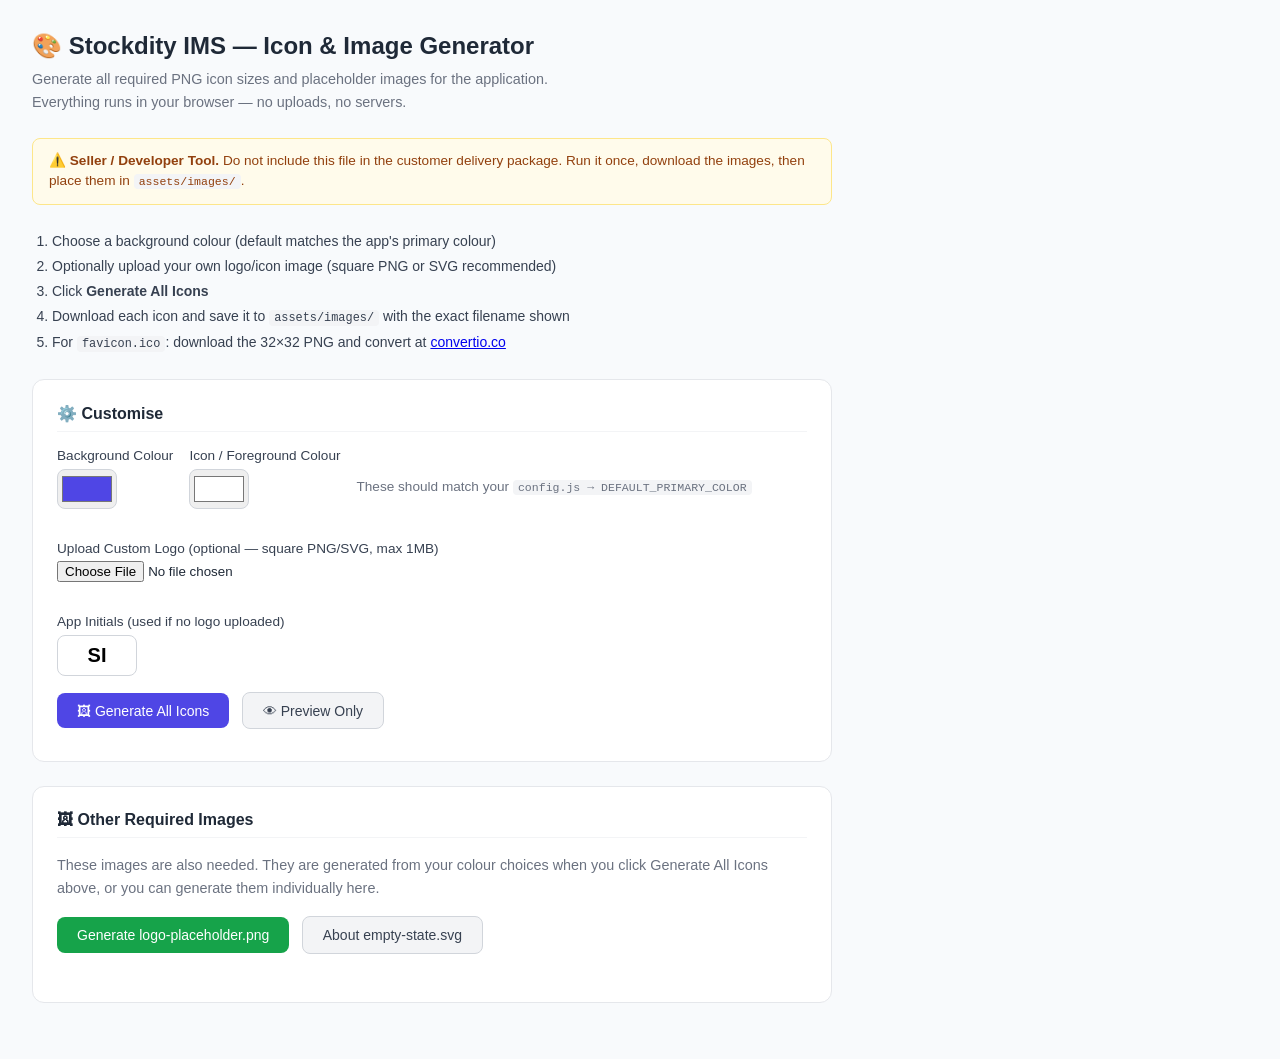
<file: generate-icons.html>
<!DOCTYPE html>
<html lang="en">
<head>
  <meta charset="UTF-8" />
  <meta name="viewport" content="width=device-width, initial-scale=1.0" />
  <title>Stockdity IMS — Icon Generator</title>
  <style>
    *, *::before, *::after { box-sizing: border-box; margin: 0; padding: 0; }

    body {
      font-family: -apple-system, BlinkMacSystemFont, 'Segoe UI', sans-serif;
      background: #F8FAFC;
      color: #1F2937;
      padding: 2rem;
    }

    h1 { font-size: 1.5rem; font-weight: 700; margin-bottom: 0.5rem; }
    p  { color: #6B7280; font-size: 0.9rem; margin-bottom: 1.5rem; line-height: 1.6; }

    .card {
      background: #fff;
      border: 1px solid #E5E7EB;
      border-radius: 12px;
      padding: 1.5rem;
      margin-bottom: 1.5rem;
      max-width: 800px;
    }

    .card h2 {
      font-size: 1rem;
      font-weight: 600;
      margin-bottom: 1rem;
      padding-bottom: 0.5rem;
      border-bottom: 1px solid #F3F4F6;
    }

    label {
      display: block;
      font-size: 0.85rem;
      font-weight: 500;
      margin-bottom: 0.35rem;
      color: #374151;
    }

    input[type="file"],
    input[type="color"] {
      margin-bottom: 1rem;
    }

    input[type="color"] {
      width: 60px;
      height: 40px;
      border: 1.5px solid #D1D5DB;
      border-radius: 8px;
      padding: 2px;
      cursor: pointer;
    }

    .color-row {
      display: flex;
      align-items: center;
      gap: 1rem;
      margin-bottom: 1rem;
    }

    .color-row span { font-size: 0.85rem; color: #6B7280; }

    button {
      display: inline-flex;
      align-items: center;
      gap: 0.4rem;
      padding: 0.6rem 1.25rem;
      border: none;
      border-radius: 8px;
      font-size: 0.875rem;
      font-weight: 500;
      font-family: inherit;
      cursor: pointer;
      transition: all 0.15s ease;
      margin-right: 0.5rem;
      margin-bottom: 0.5rem;
    }

    .btn-primary  { background: #4F46E5; color: #fff; }
    .btn-primary:hover { background: #4338CA; }
    .btn-success  { background: #16A34A; color: #fff; }
    .btn-success:hover { background: #15803D; }
    .btn-secondary{ background: #F3F4F6; color: #374151; border: 1px solid #D1D5DB; }
    .btn-secondary:hover { background: #E5E7EB; }

    .preview-grid {
      display: flex;
      gap: 1rem;
      flex-wrap: wrap;
      align-items: flex-end;
      margin: 1rem 0;
    }

    .preview-item {
      display: flex;
      flex-direction: column;
      align-items: center;
      gap: 0.35rem;
    }

    .preview-item canvas {
      border: 1px solid #E5E7EB;
      border-radius: 4px;
    }

    .preview-item span {
      font-size: 0.7rem;
      color: #9CA3AF;
    }

    .download-grid {
      display: grid;
      grid-template-columns: repeat(auto-fill, minmax(160px, 1fr));
      gap: 0.75rem;
      margin-top: 1rem;
    }

    .download-btn {
      display: flex;
      flex-direction: column;
      align-items: center;
      gap: 0.4rem;
      padding: 0.75rem;
      background: #F9FAFB;
      border: 1px solid #E5E7EB;
      border-radius: 8px;
      cursor: pointer;
      transition: all 0.15s ease;
      text-decoration: none;
      color: #374151;
      font-size: 0.8rem;
      font-weight: 500;
    }

    .download-btn:hover {
      background: #EEF2FF;
      border-color: #C7D2FE;
      color: #4F46E5;
    }

    .download-btn canvas { border-radius: 4px; }

    .status {
      padding: 0.75rem 1rem;
      border-radius: 8px;
      font-size: 0.875rem;
      margin-top: 1rem;
      display: none;
    }

    .status.success { background: #F0FDF4; border: 1px solid #BBF7D0; color: #166534; display: block; }
    .status.error   { background: #FEF2F2; border: 1px solid #FECACA; color: #991B1B; display: block; }
    .status.info    { background: #EFF6FF; border: 1px solid #BFDBFE; color: #1E40AF; display: block; }

    .alert {
      background: #FFFBEB;
      border: 1px solid #FDE68A;
      color: #92400E;
      border-radius: 8px;
      padding: 0.75rem 1rem;
      font-size: 0.85rem;
      margin-bottom: 1.5rem;
      max-width: 800px;
      line-height: 1.5;
    }

    code {
      background: #F3F4F6;
      padding: 1px 5px;
      border-radius: 4px;
      font-size: 0.85em;
      font-family: 'Courier New', monospace;
    }

    .instructions {
      max-width: 800px;
      margin-bottom: 1.5rem;
    }

    .instructions ol {
      padding-left: 1.25rem;
      font-size: 0.875rem;
      color: #374151;
      line-height: 1.8;
    }
  </style>
</head>
<body>

  <h1>🎨 Stockdity IMS — Icon & Image Generator</h1>
  <p>Generate all required PNG icon sizes and placeholder images for the application.<br>
     Everything runs in your browser — no uploads, no servers.</p>

  <div class="alert">
    ⚠️ <strong>Seller / Developer Tool.</strong>
    Do not include this file in the customer delivery package.
    Run it once, download the images, then place them in <code>assets/images/</code>.
  </div>

  <div class="instructions">
    <ol>
      <li>Choose a background colour (default matches the app's primary colour)</li>
      <li>Optionally upload your own logo/icon image (square PNG or SVG recommended)</li>
      <li>Click <strong>Generate All Icons</strong></li>
      <li>Download each icon and save it to <code>assets/images/</code> with the exact filename shown</li>
      <li>For <code>favicon.ico</code>: download the 32×32 PNG and convert at
        <a href="https://convertio.co/png-ico/" target="_blank">convertio.co</a></li>
    </ol>
  </div>

  <!-- ── Customisation ──────────────────────────────────────────────── -->
  <div class="card">
    <h2>⚙️ Customise</h2>

    <div class="color-row">
      <div>
        <label for="bg-color">Background Colour</label>
        <input type="color" id="bg-color" value="#4F46E5" />
      </div>
      <div>
        <label for="fg-color">Icon / Foreground Colour</label>
        <input type="color" id="fg-color" value="#FFFFFF" />
      </div>
      <span>These should match your <code>config.js → DEFAULT_PRIMARY_COLOR</code></span>
    </div>

    <div style="margin-bottom:1rem;">
      <label for="logo-upload">Upload Custom Logo (optional — square PNG/SVG, max 1MB)</label>
      <input type="file" id="logo-upload" accept="image/png,image/jpeg,image/svg+xml,image/webp" />
    </div>

    <div style="margin-bottom:1rem;">
      <label for="app-initials">App Initials (used if no logo uploaded)</label>
      <input
        type="text"
        id="app-initials"
        value="SI"
        maxlength="3"
        style="
          width:80px;padding:0.5rem 0.75rem;
          border:1.5px solid #D1D5DB;border-radius:8px;
          font-size:1.25rem;font-weight:700;text-align:center;
          font-family:inherit;
        "
      />
    </div>

    <button class="btn-primary" id="generate-btn">🖼 Generate All Icons</button>
    <button class="btn-secondary" id="preview-btn">👁 Preview Only</button>

    <div id="status-msg" class="status"></div>
  </div>

  <!-- ── Preview ────────────────────────────────────────────────────── -->
  <div class="card" id="preview-card" style="display:none;">
    <h2>👁 Icon Previews</h2>
    <div class="preview-grid" id="preview-grid"></div>
  </div>

  <!-- ── Downloads ──────────────────────────────────────────────────── -->
  <div class="card" id="downloads-card" style="display:none;">
    <h2>⬇️ Download Icons</h2>
    <p style="margin-bottom:1rem;">
      Click each icon to download it. Save to <code>assets/images/</code>
      with the exact filename shown below.
    </p>
    <div class="download-grid" id="download-grid"></div>
  </div>

  <!-- ── Placeholder images ─────────────────────────────────────────── -->
  <div class="card">
    <h2>🖼 Other Required Images</h2>

    <p style="margin-bottom:1rem;">
      These images are also needed. They are generated from your colour choices
      when you click Generate All Icons above, or you can generate them individually here.
    </p>

    <button class="btn-success" id="gen-logo-placeholder-btn">
      Generate logo-placeholder.png
    </button>
    <button class="btn-secondary" id="gen-empty-state-note-btn">
      About empty-state.svg
    </button>

    <div id="placeholder-output" style="margin-top:1rem;"></div>
  </div>

<script>
'use strict';

const ICON_SIZES = [72, 96, 128, 144, 152, 192, 384, 512];
let uploadedImage = null;

// ── Load uploaded image ──────────────────────────────────────────────────
document.getElementById('logo-upload').addEventListener('change', (e) => {
  const file = e.target.files[0];
  if (!file) return;

  if (file.size > 1048576) {
    showStatus('File too large. Maximum 1MB.', 'error');
    return;
  }

  const reader = new FileReader();
  reader.onload = (ev) => {
    const img = new Image();
    img.onload = () => {
      uploadedImage = img;
      showStatus('Logo loaded. Click Generate to create icons.', 'success');
    };
    img.src = ev.target.result;
  };
  reader.readAsDataURL(file);
});

// ── Draw icon on canvas ──────────────────────────────────────────────────
function drawIcon(canvas, size) {
  const ctx     = canvas.getContext('2d');
  const bgColor = document.getElementById('bg-color').value;
  const fgColor = document.getElementById('fg-color').value;
  const radius  = size * 0.18;

  canvas.width  = size;
  canvas.height = size;

  // Rounded rectangle background
  ctx.beginPath();
  ctx.moveTo(radius, 0);
  ctx.lineTo(size - radius, 0);
  ctx.quadraticCurveTo(size, 0, size, radius);
  ctx.lineTo(size, size - radius);
  ctx.quadraticCurveTo(size, size, size - radius, size);
  ctx.lineTo(radius, size);
  ctx.quadraticCurveTo(0, size, 0, size - radius);
  ctx.lineTo(0, radius);
  ctx.quadraticCurveTo(0, 0, radius, 0);
  ctx.closePath();
  ctx.fillStyle = bgColor;
  ctx.fill();

  if (uploadedImage) {
    // Draw uploaded logo centered with padding
    const pad  = size * 0.15;
    const dim  = size - pad * 2;
    ctx.drawImage(uploadedImage, pad, pad, dim, dim);
  } else {
    // Draw initials or built-in icon
    const initials = (document.getElementById('app-initials').value || 'SI').toUpperCase().slice(0, 3);
    const fontSize = size * 0.35;

    ctx.fillStyle   = fgColor;
    ctx.font        = `700 ${fontSize}px -apple-system, BlinkMacSystemFont, sans-serif`;
    ctx.textAlign   = 'center';
    ctx.textBaseline= 'middle';
    ctx.fillText(initials, size / 2, size / 2);

    // Decorative dot
    ctx.beginPath();
    ctx.arc(size * 0.78, size * 0.22, size * 0.07, 0, Math.PI * 2);
    ctx.fillStyle = fgColor;
    ctx.globalAlpha = 0.4;
    ctx.fill();
    ctx.globalAlpha = 1;
  }
}

// ── Preview only ─────────────────────────────────────────────────────────
document.getElementById('preview-btn').addEventListener('click', () => {
  renderPreviews(false);
});

// ── Generate all icons ────────────────────────────────────────────────────
document.getElementById('generate-btn').addEventListener('click', () => {
  renderPreviews(true);
  showStatus('All icons generated. Click each to download.', 'success');
});

function renderPreviews(showDownloads) {
  const previewGrid   = document.getElementById('preview-grid');
  const downloadGrid  = document.getElementById('download-grid');
  const previewCard   = document.getElementById('preview-card');
  const downloadsCard = document.getElementById('downloads-card');

  previewGrid.innerHTML  = '';
  downloadGrid.innerHTML = '';

  // Small previews
  const previewSizes = [72, 128, 192, 512];
  previewSizes.forEach(size => {
    const canvas = document.createElement('canvas');
    const displaySize = Math.min(size, 96);
    drawIcon(canvas, size);

    // Scale for display
    const displayCanvas  = document.createElement('canvas');
    displayCanvas.width  = displaySize;
    displayCanvas.height = displaySize;
    const dCtx = displayCanvas.getContext('2d');
    dCtx.drawImage(canvas, 0, 0, displaySize, displaySize);

    const wrap = document.createElement('div');
    wrap.className = 'preview-item';
    const label = document.createElement('span');
    label.textContent = `${size}×${size}`;
    wrap.appendChild(displayCanvas);
    wrap.appendChild(label);
    previewGrid.appendChild(wrap);
  });

  previewCard.style.display = 'block';

  if (!showDownloads) return;

  // Full download buttons
  const allFiles = [
    ...ICON_SIZES.map(s => ({ size: s, filename: `icon-${s}.png` })),
    { size: 32,  filename: 'favicon-32.png',        note: '→ convert to favicon.ico' },
    { size: 180, filename: 'apple-touch-icon.png',   note: 'Apple devices' },
    { size: 200, filename: 'logo-placeholder.png',   note: 'App logo placeholder' }
  ];

  allFiles.forEach(({ size, filename, note }) => {
    const canvas = document.createElement('canvas');
    drawIcon(canvas, size);

    const link = document.createElement('a');
    link.className = 'download-btn';

    // Thumbnail
    const thumb = document.createElement('canvas');
    const thumbSize = Math.min(size, 64);
    thumb.width  = thumbSize;
    thumb.height = thumbSize;
    const tCtx = thumb.getContext('2d');
    tCtx.drawImage(canvas, 0, 0, thumbSize, thumbSize);
    link.appendChild(thumb);

    const nameEl = document.createElement('span');
    nameEl.textContent = filename;
    link.appendChild(nameEl);

    if (note) {
      const noteEl = document.createElement('span');
      noteEl.textContent = note;
      noteEl.style.cssText = 'font-size:0.7rem;color:#9CA3AF;text-align:center;';
      link.appendChild(noteEl);
    }

    link.href     = canvas.toDataURL('image/png');
    link.download = filename;
    downloadGrid.appendChild(link);
  });

  downloadsCard.style.display = 'block';
}

// ── Logo placeholder generator ─────────────────────────────────────────────
document.getElementById('gen-logo-placeholder-btn').addEventListener('click', () => {
  const canvas = document.createElement('canvas');
  drawIcon(canvas, 200);

  const link    = document.createElement('a');
  link.href     = canvas.toDataURL('image/png');
  link.download = 'logo-placeholder.png';

  const output = document.getElementById('placeholder-output');
  output.innerHTML = '';

  const preview = document.createElement('div');
  preview.style.cssText = 'display:flex;align-items:center;gap:1rem;flex-wrap:wrap;';

  const displayCanvas  = document.createElement('canvas');
  displayCanvas.width  = 100;
  displayCanvas.height = 100;
  displayCanvas.style.cssText = 'border:1px solid #E5E7EB;border-radius:8px;';
  const dCtx = displayCanvas.getContext('2d');
  dCtx.drawImage(canvas, 0, 0, 100, 100);
  preview.appendChild(displayCanvas);

  const info = document.createElement('div');
  info.innerHTML = `
    <p style="font-size:0.875rem;font-weight:600;margin-bottom:0.25rem;">logo-placeholder.png</p>
    <p style="font-size:0.8rem;color:#6B7280;margin-bottom:0.75rem;">200×200 pixels</p>
    <a href="${canvas.toDataURL('image/png')}" download="logo-placeholder.png"
       style="background:#16A34A;color:#fff;padding:0.5rem 1rem;border-radius:8px;
              font-size:0.85rem;font-weight:500;text-decoration:none;">
      ⬇ Download
    </a>
  `;
  preview.appendChild(info);
  output.appendChild(preview);
});

// ── Empty state info ───────────────────────────────────────────────────────
document.getElementById('gen-empty-state-note-btn').addEventListener('click', () => {
  const output = document.getElementById('placeholder-output');
  output.innerHTML = `
    <div style="background:#EFF6FF;border:1px solid #BFDBFE;border-radius:8px;
                padding:0.75rem 1rem;font-size:0.875rem;color:#1E40AF;margin-top:0.5rem;">
      ℹ️ <strong>empty-state.svg</strong> is already provided as a text file in the codebase
      (delivered earlier in the project). Place it at
      <code style="background:#DBEAFE;padding:1px 5px;border-radius:4px;">
        assets/images/empty-state.svg
      </code>.
      It is a pure SVG illustration that requires no conversion.
    </div>
  `;
});

// ── Status helper ─────────────────────────────────────────────────────────
function showStatus(msg, type) {
  const el = document.getElementById('status-msg');
  el.textContent = msg;
  el.className = `status ${type}`;
}

// ── Auto-update previews on colour change ─────────────────────────────────
['bg-color', 'fg-color'].forEach(id => {
  document.getElementById(id).addEventListener('change', () => {
    if (document.getElementById('preview-card').style.display !== 'none') {
      renderPreviews(
        document.getElementById('downloads-card').style.display !== 'none'
      );
    }
  });
});
</script>

</body>
</html>
</file>
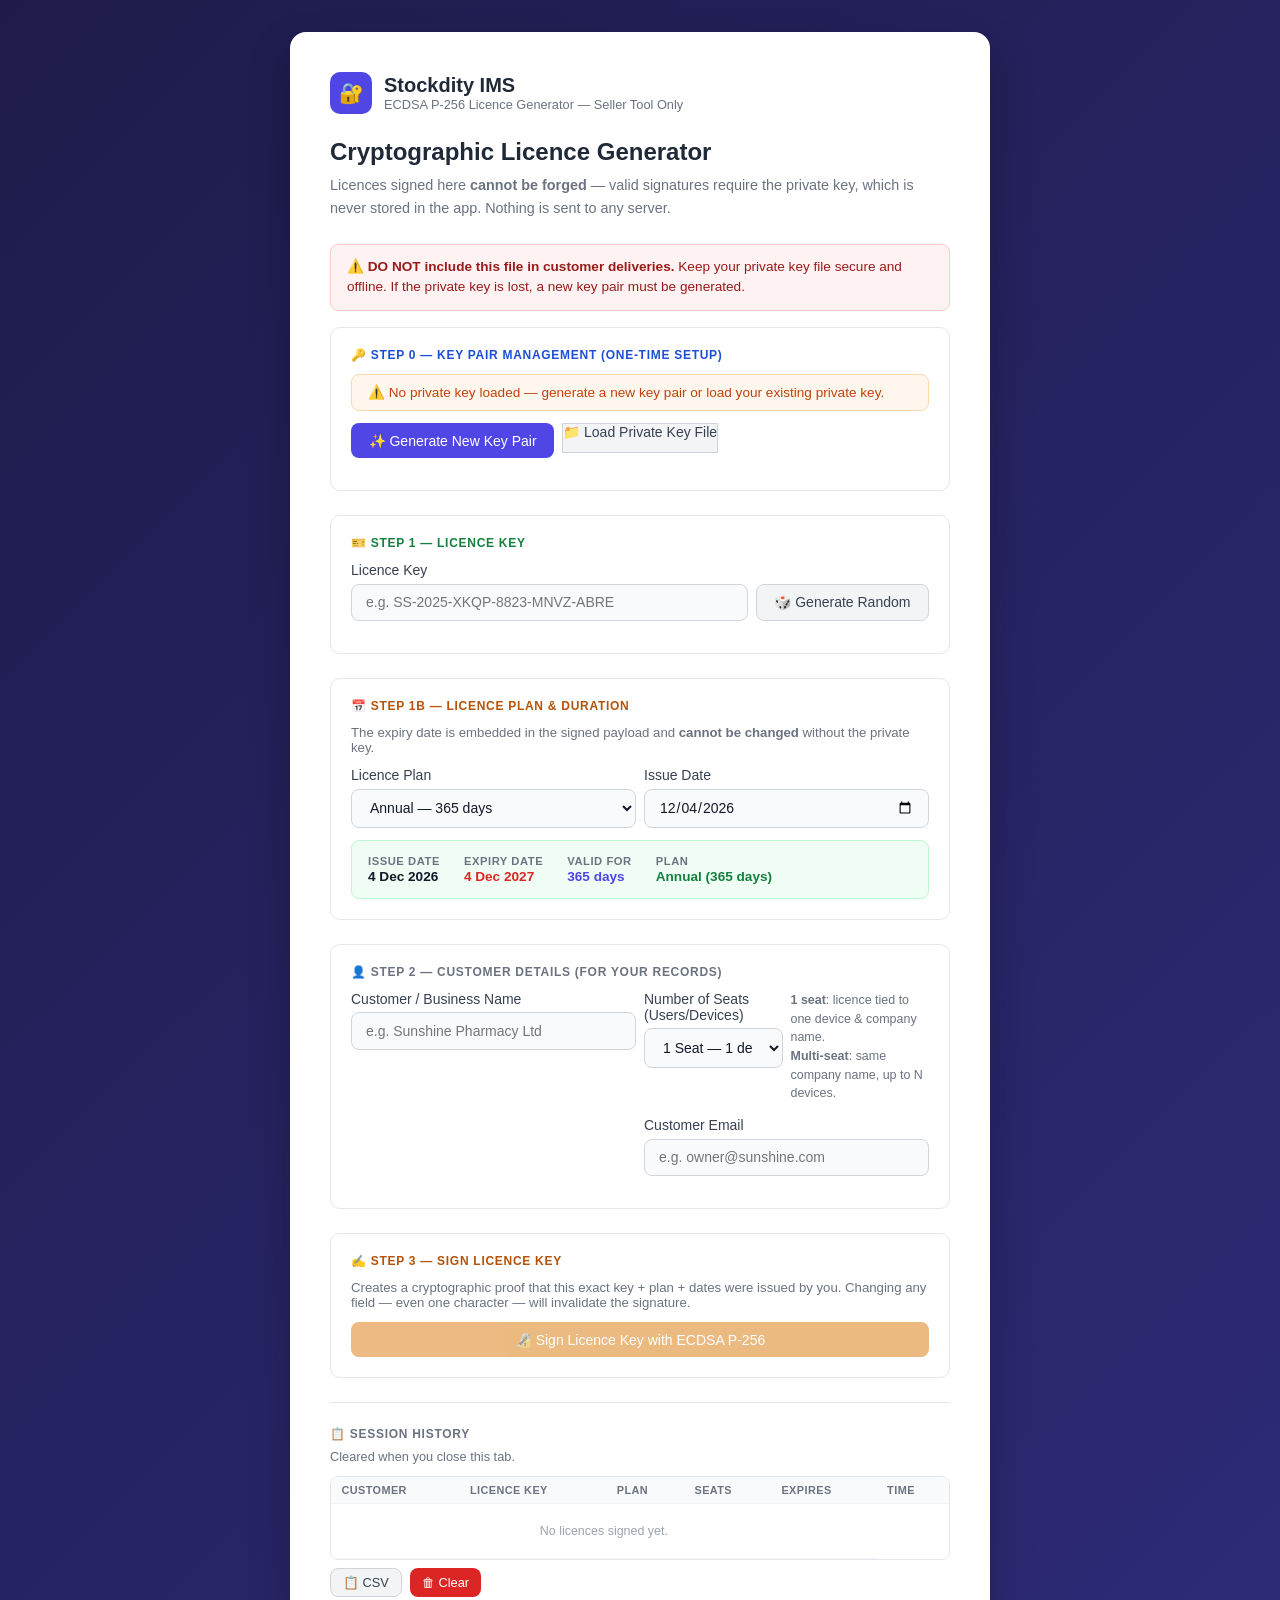
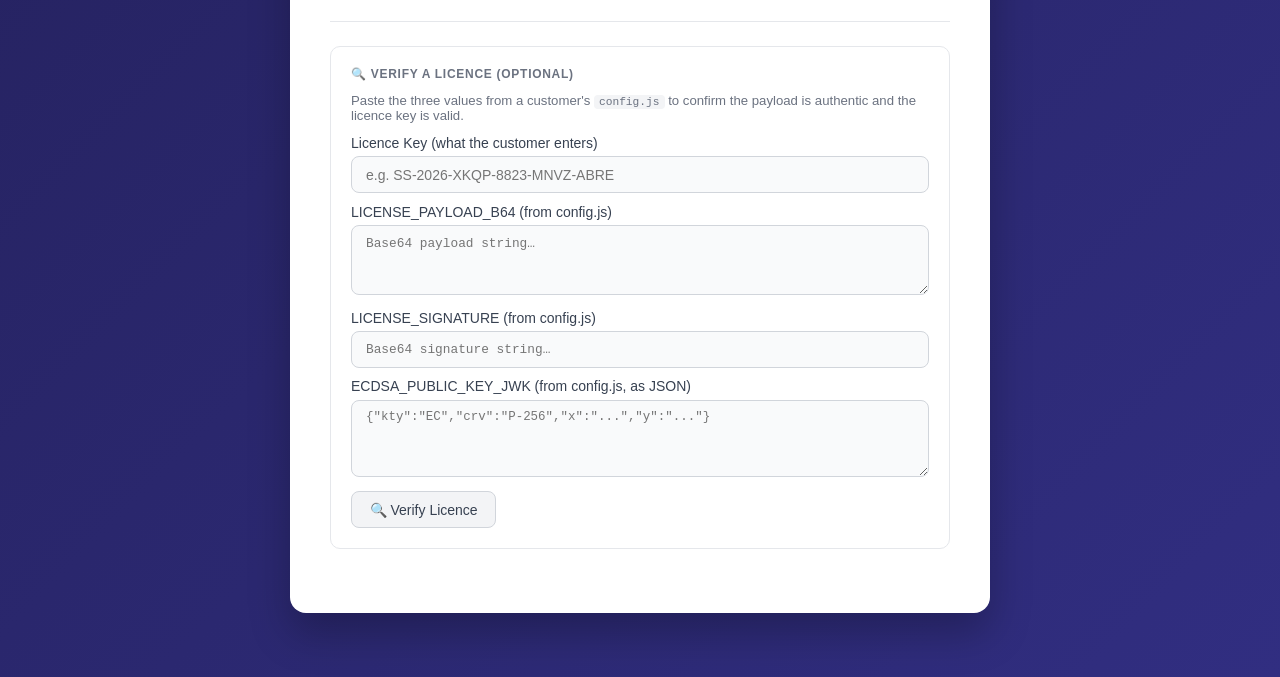
<file: keygen.html>
<!DOCTYPE html>
<html lang="en">
<head>
  <meta charset="UTF-8" />
  <meta name="viewport" content="width=device-width, initial-scale=1.0" />
  <title>Stockdity IMS — ECDSA Licence Generator</title>
  <style>
    *, *::before, *::after { box-sizing: border-box; margin: 0; padding: 0; }
    body {
      font-family: -apple-system, BlinkMacSystemFont, 'Segoe UI', sans-serif;
      background: linear-gradient(135deg, #1E1B4B 0%, #312E81 100%);
      min-height: 100vh; display: flex; align-items: flex-start;
      justify-content: center; padding: 2rem; color: #1F2937;
    }
    .card {
      background: #fff; border-radius: 16px; padding: 2.5rem;
      width: 100%; max-width: 700px;
      box-shadow: 0 20px 40px rgba(0,0,0,0.25); margin-bottom: 2rem;
    }
    .logo { display: flex; align-items: center; gap: .75rem; margin-bottom: 1.5rem; }
    .logo-icon {
      width: 42px; height: 42px; background: #4F46E5; border-radius: 10px;
      display: flex; align-items: center; justify-content: center;
      font-size: 1.25rem; color: #fff;
    }
    .logo-text { font-size: 1.25rem; font-weight: 700; }
    .logo-sub  { font-size: .8rem; color: #6B7280; }
    h1 { font-size: 1.5rem; font-weight: 700; margin-bottom: .5rem; }
    .subtitle { font-size: .9rem; color: #6B7280; margin-bottom: 1.5rem; line-height: 1.6; }
    .section { border: 1.5px solid #E5E7EB; border-radius: 10px; padding: 1.25rem; margin-bottom: 1.5rem; }
    .section-title {
      display: flex; align-items: center; gap: .5rem;
      font-size: .75rem; font-weight: 700; text-transform: uppercase;
      letter-spacing: .06em; margin-bottom: .75rem;
    }
    .section-title.blue  { color: #1D4ED8; }
    .section-title.green { color: #15803D; }
    .section-title.amber { color: #B45309; }
    .section-title.gray  { color: #6B7280; }
    label { display: block; font-size: .875rem; font-weight: 500; margin-bottom: .35rem; color: #374151; }
    input[type="text"], input[type="date"], select, textarea {
      width: 100%; padding: .6rem .875rem; border: 1.5px solid #D1D5DB;
      border-radius: 8px; font-size: .875rem; font-family: inherit;
      color: #111827; background: #F9FAFB; outline: none;
      transition: border-color .15s, box-shadow .15s;
    }
    input:focus, select:focus, textarea:focus {
      border-color: #4F46E5; box-shadow: 0 0 0 3px rgba(79,70,229,.15); background: #fff;
    }
    textarea { font-family: 'Courier New', monospace; font-size: .78rem; resize: vertical; min-height: 70px; }
    .row { display: flex; gap: .5rem; margin-bottom: .75rem; }
    .row > * { flex: 1; }
    button {
      display: inline-flex; align-items: center; gap: .4rem;
      padding: .6rem 1.1rem; border: none; border-radius: 8px;
      font-size: .875rem; font-weight: 500; font-family: inherit;
      cursor: pointer; transition: all .15s;
    }
    .btn-primary   { background: #4F46E5; color: #fff; }
    .btn-primary:hover { background: #4338CA; }
    .btn-success   { background: #16A34A; color: #fff; }
    .btn-success:hover { background: #15803D; }
    .btn-warning   { background: #D97706; color: #fff; }
    .btn-warning:hover { background: #B45309; }
    .btn-danger    { background: #DC2626; color: #fff; }
    .btn-secondary { background: #F3F4F6; color: #374151; border: 1px solid #D1D5DB; }
    .btn-secondary:hover { background: #E5E7EB; }
    .btn-sm  { padding: .35rem .75rem; font-size: .8rem; }
    .btn-full { width: 100%; justify-content: center; }
    button:disabled { opacity: .5; cursor: not-allowed; }
    .key-status {
      display: flex; align-items: center; gap: .5rem;
      padding: .6rem 1rem; border-radius: 8px; font-size: .85rem; font-weight: 500;
      margin-bottom: .75rem;
    }
    .key-status.loaded  { background: #F0FDF4; color: #15803D; border: 1px solid #BBF7D0; }
    .key-status.missing { background: #FFF7ED; color: #C2410C; border: 1px solid #FED7AA; }
    .output-box {
      background: #F0FDF4; border: 1.5px solid #BBF7D0;
      border-radius: 8px; padding: 1rem; margin-top: .75rem; display: none;
    }
    .output-box.visible { display: block; }
    .output-label {
      font-size: .72rem; font-weight: 700; color: #15803D;
      text-transform: uppercase; letter-spacing: .05em; margin-bottom: .35rem;
    }
    .hash-value {
      font-family: 'Courier New', monospace; font-size: .8rem;
      word-break: break-all; line-height: 1.6;
      background: #DCFCE7; padding: .5rem .75rem;
      border-radius: 6px; margin-bottom: .6rem;
      white-space: pre-wrap;
    }
    .alert { padding: .75rem 1rem; border-radius: 8px; font-size: .85rem; line-height: 1.5; margin-bottom: 1rem; }
    .alert-warning { background: #FFFBEB; border: 1px solid #FDE68A; color: #92400E; }
    .alert-danger  { background: #FEF2F2; border: 1px solid #FECACA; color: #991B1B; }
    .alert-success { background: #F0FDF4; border: 1px solid #BBF7D0; color: #166534; }
    .alert-info    { background: #EFF6FF; border: 1px solid #BFDBFE; color: #1E40AF; }
    .divider { border: none; border-top: 1px solid #E5E7EB; margin: 1.5rem 0; }
    .copy-row { display: flex; gap: .5rem; align-items: center; flex-wrap: wrap; }
    .history-wrap {
      margin-top: .75rem; max-height: 220px; overflow-y: auto;
      border: 1px solid #E5E7EB; border-radius: 8px;
    }
    table { width: 100%; border-collapse: collapse; font-size: .78rem; }
    th, td { padding: .45rem .65rem; text-align: left; border-bottom: 1px solid #F3F4F6; }
    th { background: #F9FAFB; font-weight: 600; color: #6B7280; text-transform: uppercase; font-size: .68rem; letter-spacing: .04em; }
    tbody tr:hover { background: #F9FAFB; }
    .empty-row { text-align: center; color: #9CA3AF; padding: 1.25rem; }
    code { background: #F3F4F6; padding: 1px 5px; border-radius: 4px; font-size: .85em; }
    @media (max-width: 520px) { .card { padding: 1.5rem; } .row { flex-direction: column; } }
  </style>
</head>
<body>
<div class="card">

  <!-- Logo -->
  <div class="logo">
    <div class="logo-icon">🔐</div>
    <div>
      <div class="logo-text">Stockdity IMS</div>
      <div class="logo-sub">ECDSA P-256 Licence Generator — Seller Tool Only</div>
    </div>
  </div>

  <h1>Cryptographic Licence Generator</h1>
  <p class="subtitle">
    Licences signed here <strong>cannot be forged</strong> — valid signatures require
    the private key, which is never stored in the app. Nothing is sent to any server.
  </p>

  <div class="alert alert-danger">
    ⚠️ <strong>DO NOT include this file in customer deliveries.</strong>
    Keep your private key file secure and offline.
    If the private key is lost, a new key pair must be generated.
  </div>

  <!-- ══ STEP 0: KEY PAIR MANAGEMENT ══════════════════════════════════════ -->
  <div class="section">
    <div class="section-title blue">🔑 Step 0 — Key Pair Management (One-Time Setup)</div>

    <div id="key-status-display" class="key-status missing">
      ⚠️ No private key loaded — generate a new key pair or load your existing private key.
    </div>

    <div style="display:flex;gap:.5rem;flex-wrap:wrap;margin-bottom:.75rem;">
      <button class="btn-primary" id="generate-keypair-btn" type="button">✨ Generate New Key Pair</button>
      <label class="btn-secondary" style="cursor:pointer;">
        📁 Load Private Key File
        <input type="file" id="load-privkey-file" accept=".json" style="display:none;" />
      </label>
    </div>

    <div id="keypair-output" class="output-box" style="background:#EFF6FF;border-color:#BFDBFE;">
      <div class="output-label" style="color:#1D4ED8;">New Key Pair Generated</div>
      <div style="margin-bottom:.5rem;font-size:.8rem;color:#1E40AF;">
        ⚠️ Download your private key now — it will not be shown again after you leave this page.
      </div>
      <div class="copy-row">
        <button class="btn-primary btn-sm" id="download-privkey-btn" type="button" disabled>
          ⬇ Download Private Key (.json)
        </button>
        <span id="privkey-saved-confirm" style="font-size:.8rem;color:#16A34A;display:none;">✓ Saved!</span>
      </div>
    </div>
  </div>

  <!-- ══ STEP 1: LICENCE KEY ═══════════════════════════════════════════════ -->
  <div class="section">
    <div class="section-title green">🎫 Step 1 — Licence Key</div>
    <label for="licence-key-input">Licence Key</label>
    <div class="row">
      <input type="text" id="licence-key-input"
        placeholder="e.g. SS-2025-XKQP-8823-MNVZ-ABRE"
        spellcheck="false" autocomplete="off" autocapitalize="off" />
      <button class="btn-secondary" id="generate-key-btn" type="button"
        style="flex:0 0 auto;white-space:nowrap;">🎲 Generate Random</button>
    </div>
  </div>

  <!-- ══ STEP 1b: LICENCE PLAN ══════════════════════════════════════════════ -->
  <div class="section">
    <div class="section-title amber">📅 Step 1b — Licence Plan & Duration</div>
    <p style="font-size:.825rem;color:#6B7280;margin-bottom:.75rem;">
      The expiry date is embedded in the signed payload and
      <strong>cannot be changed</strong> without the private key.
    </p>
    <div class="row" style="margin-bottom:.75rem;">
      <div>
        <label for="plan-select">Licence Plan</label>
        <select id="plan-select">
          <option value="monthly"   data-days="30">Monthly — 30 days</option>
          <option value="quarterly" data-days="91">Quarterly — 91 days</option>
          <option value="biannual"  data-days="182">Bi-Annual — 182 days</option>
          <option value="annual"    data-days="365" selected>Annual — 365 days</option>
        </select>
      </div>
      <div>
        <label for="issue-date">Issue Date</label>
        <input type="date" id="issue-date" />
      </div>
    </div>
    <div style="display:flex;gap:1.5rem;padding:.875rem 1rem;background:#F0FDF4;
                border:1.5px solid #BBF7D0;border-radius:8px;font-size:.85rem;flex-wrap:wrap;">
      <div>
        <div style="color:#6B7280;font-size:.7rem;font-weight:700;text-transform:uppercase;letter-spacing:.05em;">Issue Date</div>
        <div id="display-issue" style="font-weight:700;color:#111827;margin-top:2px;">—</div>
      </div>
      <div>
        <div style="color:#6B7280;font-size:.7rem;font-weight:700;text-transform:uppercase;letter-spacing:.05em;">Expiry Date</div>
        <div id="display-expiry" style="font-weight:700;color:#DC2626;margin-top:2px;">—</div>
      </div>
      <div>
        <div style="color:#6B7280;font-size:.7rem;font-weight:700;text-transform:uppercase;letter-spacing:.05em;">Valid For</div>
        <div id="display-duration" style="font-weight:700;color:#4F46E5;margin-top:2px;">—</div>
      </div>
      <div>
        <div style="color:#6B7280;font-size:.7rem;font-weight:700;text-transform:uppercase;letter-spacing:.05em;">Plan</div>
        <div id="display-plan" style="font-weight:700;color:#15803D;margin-top:2px;">—</div>
      </div>
    </div>
  </div>

  <!-- ══ STEP 2: CUSTOMER INFO ══════════════════════════════════════════════ -->
  <div class="section">
    <div class="section-title gray">👤 Step 2 — Customer Details (for your records)</div>
    <div class="row">
      <div>
        <label for="customer-name-input">Customer / Business Name</label>
        <input type="text" id="customer-name-input" placeholder="e.g. Sunshine Pharmacy Ltd" />
      </div>
      <div>
        <div class="row">
      <div>
        <label for="max-seats-select">Number of Seats (Users/Devices)</label>
        <select id="max-seats-select">
          <option value="1" selected>1 Seat — 1 device only</option>
          <option value="2">2 Seats — up to 2 devices</option>
          <option value="3">3 Seats — up to 3 devices</option>
          <option value="4">4 Seats — up to 4 devices</option>
          <option value="5">5 Seats — up to 5 devices</option>
          <option value="10">10 Seats — up to 10 devices</option>
        </select>
      </div>
      <div style="display:flex;align-items:flex-end;padding-bottom:2px;">
        <p style="font-size:.78rem;color:#6B7280;line-height:1.5;margin:0;">
          <strong>1 seat</strong>: licence tied to one device &amp; company name.<br>
          <strong>Multi-seat</strong>: same company name, up to N devices.
        </p>
      </div>
    </div>
        
        <label for="customer-email-input">Customer Email</label>
        <input type="text" id="customer-email-input" placeholder="e.g. owner@sunshine.com" />
      </div>
    </div>
  </div>

  <!-- ══ STEP 3: SIGN & DEPLOY ═══════════════════════════════════════════════ -->
  <div class="section">
    <div class="section-title amber">✍️ Step 3 — Sign Licence Key</div>
    <p style="font-size:.825rem;color:#6B7280;margin-bottom:.75rem;">
      Creates a cryptographic proof that this exact key + plan + dates were issued by you.
      Changing any field — even one character — will invalidate the signature.
    </p>
    <button class="btn-warning btn-full" id="sign-btn" type="button" disabled>
      🔏 Sign Licence Key with ECDSA P-256
    </button>

    <div id="sign-output" class="output-box">
      <div class="output-label">Payload &amp; Signature Preview</div>
      <div class="hash-value" id="signature-display"></div>

      <div class="output-label" style="margin-top:.75rem;">Decoded Payload + Public Key JWK</div>
      <textarea id="pubkey-display" rows="5" readonly></textarea>

      <div style="margin-top:.75rem;display:flex;gap:.5rem;flex-wrap:wrap;">
        <button class="btn-success" id="update-configjs-btn" type="button">
          📝 Auto-Update config.js File
        </button>
        <button class="btn-secondary btn-sm" id="copy-snippet-btn" type="button">
          📋 Copy config.js Snippet
        </button>
        <span id="sign-copy-confirm" style="font-size:.8rem;color:#16A34A;display:none;">✓ Copied!</span>
      </div>
      <div style="margin-top:.5rem;font-size:.75rem;color:#6B7280;">
        "Auto-Update" uses the File System Access API (Chrome/Edge only).
        "Copy Snippet" works in any browser — paste the 3 values manually into config.js.
      </div>
    </div>

    <div id="update-result" style="margin-top:.75rem;display:none;"></div>
  </div>

  <hr class="divider" />

  <!-- ══ SESSION HISTORY ══════════════════════════════════════════════════ -->
  <div class="section-title gray" style="margin-bottom:.5rem;">📋 Session History</div>
  <p style="font-size:.8rem;color:#6B7280;margin-bottom:.5rem;">Cleared when you close this tab.</p>
  <div class="history-wrap">
    <table>
      <thead>
        <tr>
          <th>Customer</th><th>Licence Key</th><th>Plan</th><th>Seats</th><th>Expires</th><th>Time</th>
        </tr>
      </thead>
      <tbody id="history-body">
        <tr><td colspan="5" class="empty-row">No licences signed yet.</td></tr>
      </tbody>
    </table>
  </div>
  <div style="display:flex;gap:.5rem;margin-top:.5rem;">
    <button class="btn-secondary btn-sm" id="copy-history-btn" type="button">📋 CSV</button>
    <button class="btn-danger btn-sm" id="clear-history-btn" type="button">🗑 Clear</button>
  </div>

  <hr class="divider" />

  <!-- ══ VERIFY ════════════════════════════════════════════════════════════ -->
  <div class="section">
    <div class="section-title gray">🔍 Verify a Licence (Optional)</div>
    <p style="font-size:.825rem;color:#6B7280;margin-bottom:.75rem;">
      Paste the three values from a customer's <code>config.js</code> to confirm
      the payload is authentic and the licence key is valid.
    </p>

    <label for="verify-key-input">Licence Key (what the customer enters)</label>
    <input type="text" id="verify-key-input"
      placeholder="e.g. SS-2026-XKQP-8823-MNVZ-ABRE"
      spellcheck="false" style="margin-bottom:.65rem;" />

    <label for="verify-payload-input">LICENSE_PAYLOAD_B64 (from config.js)</label>
    <textarea id="verify-payload-input" rows="2"
      placeholder="Base64 payload string…"
      style="font-family:'Courier New',monospace;font-size:.8rem;margin-bottom:.65rem;"></textarea>

    <label for="verify-sig-input">LICENSE_SIGNATURE (from config.js)</label>
    <input type="text" id="verify-sig-input"
      placeholder="Base64 signature string…" spellcheck="false"
      style="font-family:'Courier New',monospace;font-size:.8rem;margin-bottom:.65rem;" />

    <label for="verify-pubkey-input">ECDSA_PUBLIC_KEY_JWK (from config.js, as JSON)</label>
    <textarea id="verify-pubkey-input" rows="4"
      placeholder='{"kty":"EC","crv":"P-256","x":"...","y":"..."}'></textarea>

    <button class="btn-secondary" id="verify-btn" type="button" style="margin-top:.65rem;">
      🔍 Verify Licence
    </button>
    <div id="verify-result" style="margin-top:.65rem;display:none;"></div>
  </div>

</div><!-- /.card -->

<!-- ══════════════════════════════════════════════════════════════════════════
     ALL JAVASCRIPT — the <script> tag below was previously missing,
     causing every function to be rendered as visible page text instead
     of executable code. This is the root cause of all keygen failures.
═══════════════════════════════════════════════════════════════════════════ -->
<script>
'use strict';

/* ═══════════════════════════════════════════════════════════════════════════
   STATE
═══════════════════════════════════════════════════════════════════════════ */
let _privateKey   = null;   // CryptoKey — in-memory only, never persisted
let _publicKeyJwk = null;   // JWK object — safe to store in config.js
let _privateKeyJwk = null;  // JWK — only kept during this session for download
const _history    = [];

/* ═══════════════════════════════════════════════════════════════════════════
   PLAN / EXPIRY HELPERS
═══════════════════════════════════════════════════════════════════════════ */
const PLAN_DAYS = { monthly: 30, quarterly: 91, biannual: 182, annual: 365 };
const PLAN_LABELS = {
  monthly:   'Monthly (30 days)',
  quarterly: 'Quarterly (91 days)',
  biannual:  'Bi-Annual (182 days)',
  annual:    'Annual (365 days)'
};

function getSelectedPlan() {
  const plan = document.getElementById('plan-select')?.value || 'annual';
  return { plan, days: PLAN_DAYS[plan] || 365 };
}

function getIssuedAndExpiry() {
  try {
    const raw    = document.getElementById('issue-date')?.value;
    const issued = raw ? new Date(raw) : new Date();
    issued.setHours(0, 0, 0, 0);
    const { plan, days } = getSelectedPlan();
    const expiry = new Date(issued.getTime() + days * 86400000);
    return {
      issuedISO: issued.toISOString().slice(0, 10),
      expiryISO: expiry.toISOString().slice(0, 10),
      plan, days
    };
  } catch (err) {
    console.error('[Keygen] getIssuedAndExpiry() error:', err);
    const today = new Date().toISOString().slice(0, 10);
    return { issuedISO: today, expiryISO: today, plan: 'annual', days: 365 };
  }
}

function updatePlanDisplay() {
  try {
    const { issuedISO, expiryISO, plan, days } = getIssuedAndExpiry();
    const fmt = d => new Date(d + 'T00:00:00').toLocaleDateString('en-GB',
      { day: 'numeric', month: 'short', year: 'numeric' });
    const set = (id, val) => { const el = document.getElementById(id); if (el) el.textContent = val; };
    set('display-issue',    fmt(issuedISO));
    set('display-expiry',   fmt(expiryISO));
    set('display-duration', `${days} days`);
    set('display-plan',     PLAN_LABELS[plan] || plan);
  } catch (err) {
    console.error('[Keygen] updatePlanDisplay() error:', err);
  }
}
/* ═══════════════════════════════════════════════════════════════════════════
   PAYLOAD BUILDER
   Format: licenceKey|plan|issuedISO|expiryISO|customerName|customerEmail
   The ENTIRE string is signed — changing any field breaks the signature.
═══════════════════════════════════════════════════════════════════════════ */
function buildPayloadString(licenceKey, customerName, customerEmail) {
  try {
    const { plan, issuedISO, expiryISO } = getIssuedAndExpiry();
    const safe     = s => (s || '').replace(/\|/g, '_');
    const maxSeats = document.getElementById('max-seats-select')?.value || '1';
    return [
      licenceKey.trim(), plan, issuedISO, expiryISO,
      safe(customerName), safe(customerEmail), maxSeats
    ].join('|');
  } catch (err) {
    console.error('[Keygen] buildPayloadString() error:', err);
    throw err;
  }
}
  
/* ═══════════════════════════════════════════════════════════════════════════
   ECDSA CRYPTO HELPERS
═══════════════════════════════════════════════════════════════════════════ */
async function ecGenerateKeyPair() {
  return crypto.subtle.generateKey(
    { name: 'ECDSA', namedCurve: 'P-256' }, true, ['sign', 'verify']
  );
}

async function ecExportKey(key) {
  return crypto.subtle.exportKey('jwk', key);
}

async function ecImportPrivateKey(jwk) {
  return crypto.subtle.importKey(
    'jwk', jwk, { name: 'ECDSA', namedCurve: 'P-256' }, false, ['sign']
  );
}

async function ecImportPublicKey(jwk) {
  return crypto.subtle.importKey(
    'jwk', jwk, { name: 'ECDSA', namedCurve: 'P-256' }, true, ['verify']
  );
}

/**
 * Sign the payload string (not just the licence key).
 * Returns base64 raw ECDSA signature (64 bytes for P-256).
 */
async function ecSignPayload(payloadStr) {
  if (!_privateKey) throw new Error('No private key loaded.');
  const data   = new TextEncoder().encode(payloadStr);
  const sigBuf = await crypto.subtle.sign(
    { name: 'ECDSA', hash: { name: 'SHA-256' } }, _privateKey, data
  );
  return btoa(String.fromCharCode(...new Uint8Array(sigBuf)));
}

/**
 * Verify a payload string against a base64 signature and a public key JWK.
 * The payloadStr must be the DECODED (plain text) payload, not the base64 version.
 */
async function ecVerifyPayload(payloadStr, signatureB64, publicKeyJwk) {
  const pubKey   = await ecImportPublicKey(publicKeyJwk);
  const data     = new TextEncoder().encode(payloadStr);
  const sigBytes = Uint8Array.from(atob(signatureB64), c => c.charCodeAt(0));
  return crypto.subtle.verify(
    { name: 'ECDSA', hash: { name: 'SHA-256' } }, pubKey, sigBytes, data
  );
}

/* ═══════════════════════════════════════════════════════════════════════════
   CONFIG.JS SNIPPET BUILDER
═══════════════════════════════════════════════════════════════════════════ */
function buildConfigSnippet(publicKeyJwk, payloadB64, signatureB64, customerName, plan, maxSeats) {
  try {
    const pubStr = JSON.stringify(publicKeyJwk, null, 4)
      .split('\n').map((l, i) => i === 0 ? l : '  ' + l).join('\n');
    return (
      `  // ── ECDSA Licence — Customer: ${customerName} | Plan: ${plan} | Seats: ${maxSeats}\n` +
      `  ECDSA_PUBLIC_KEY_JWK: ${pubStr},\n\n` +
      `  // Signed payload: licenceKey|plan|issued|expiry|customer|email|max_seats (base64)\n` +
      `  LICENSE_PAYLOAD_B64: '${payloadB64}',\n\n` +
      `  // ECDSA P-256 raw signature of the decoded payload bytes\n` +
      `  LICENSE_SIGNATURE: '${signatureB64}',`
    );
  } catch (err) {
    console.error('[Keygen] buildConfigSnippet() error:', err);
    throw err;
  }
}
  
/* ═══════════════════════════════════════════════════════════════════════════
   FILE SYSTEM ACCESS API — AUTO-UPDATE config.js
═══════════════════════════════════════════════════════════════════════════ */
async function autoUpdateConfigJs(publicKeyJwk, payloadB64, signatureB64, customerName, plan, maxSeats) {
  if (!window.showOpenFilePicker) {
    throw new Error(
      'File System Access API is not supported in this browser.\n' +
      'Please use Google Chrome or Microsoft Edge, or use "Copy config.js Snippet" instead.'
    );
  }

  let fileHandle;
  try {
    [fileHandle] = await window.showOpenFilePicker({
      types: [{ description: 'JavaScript file', accept: { 'text/javascript': ['.js'] } }],
      multiple: false
    });
  } catch (e) {
    if (e.name === 'AbortError') return null;
    throw e;
  }

  const file    = await fileHandle.getFile();
  let   content = await file.text();

  const pubStr = JSON.stringify(publicKeyJwk, null, 4)
    .split('\n').map((l, i) => i === 0 ? l : '  ' + l).join('\n');

 const newBlock =
    `  // ── ECDSA Licence — Customer: ${customerName} | Plan: ${plan} | Seats: ${maxSeats}\n` +
    `  ECDSA_PUBLIC_KEY_JWK: ${pubStr},\n\n` +
    `  // Signed payload: licenceKey|plan|issued|expiry|customer|email|max_seats (base64)\n` +
    `  LICENSE_PAYLOAD_B64: '${payloadB64}',\n\n` +
    `  // ECDSA P-256 raw signature of the decoded payload bytes\n` +
    `  LICENSE_SIGNATURE: '${signatureB64}'`;

  // Replace existing full ECDSA block
  const fullBlockRe = /\/\/.*?ECDSA Licence[\s\S]*?LICENSE_SIGNATURE\s*:\s*'[^']*'/;
  if (fullBlockRe.test(content)) {
    content = content.replace(fullBlockRe, newBlock);
  }
  // Update existing payload + signature only
  else if (/LICENSE_PAYLOAD_B64\s*:/.test(content)) {
    content = content
      .replace(/LICENSE_PAYLOAD_B64\s*:\s*'[^']*'/, `LICENSE_PAYLOAD_B64: '${payloadB64}'`)
      .replace(/LICENSE_SIGNATURE\s*:\s*'[^']*'/,   `LICENSE_SIGNATURE: '${signatureB64}'`);
    if (/ECDSA_PUBLIC_KEY_JWK\s*:/.test(content)) {
      content = content.replace(
        /ECDSA_PUBLIC_KEY_JWK\s*:\s*\{[\s\S]*?\}/,
        `ECDSA_PUBLIC_KEY_JWK: ${pubStr}`
      );
    }
  }
  // Replace old single-signature system
  else if (/LICENSE_SIGNATURE\s*:/.test(content)) {
    content = content.replace(
      /ECDSA_PUBLIC_KEY_JWK[\s\S]*?LICENSE_SIGNATURE\s*:\s*'[^']*'/,
      newBlock
    );
  }
  // Replace old SHA-256 hash
  else if (/LICENCE_KEY_HASH\s*:/.test(content)) {
    content = content.replace(/LICENCE_KEY_HASH\s*:\s*'[^']*',?/, newBlock + ',');
  }
  // Append before closing
  else {
    content = content.replace(
      /\n(\s*\}\s*\);\s*\nwindow\.AppConfig)/,
      `\n  ${newBlock},\n\n$1`
    );
  }

  const writable = await fileHandle.createWritable();
  await writable.write(content);
  await writable.close();
  return fileHandle.name;
}

/* ═══════════════════════════════════════════════════════════════════════════
   UI HELPERS
═══════════════════════════════════════════════════════════════════════════ */
function setKeyStatus(loaded) {
  const el = document.getElementById('key-status-display');
  if (!el) return;
  if (loaded) {
    el.className = 'key-status loaded';
    el.textContent = '✓ Private key loaded — ready to sign licences.';
  } else {
    el.className = 'key-status missing';
    el.textContent = '⚠️ No private key loaded — generate a new key pair or load your existing private key.';
  }
}

function copyToClipboard(text, confirmId) {
  navigator.clipboard.writeText(text).then(() => {
    if (confirmId) {
      const el = document.getElementById(confirmId);
      if (el) { el.style.display = 'inline'; setTimeout(() => el.style.display = 'none', 2000); }
    }
  }).catch(() => {
    const ta = Object.assign(document.createElement('textarea'),
      { value: text, style: 'position:fixed;left:-9999px' });
    document.body.appendChild(ta);
    ta.select();
    document.execCommand('copy');
    document.body.removeChild(ta);
  });
}

function downloadJson(obj, filename) {
  try {
    const blob = new Blob([JSON.stringify(obj, null, 2)], { type: 'application/json' });
    const url  = URL.createObjectURL(blob);
    const a    = Object.assign(document.createElement('a'), { href: url, download: filename });
    document.body.appendChild(a);
    a.click();
    document.body.removeChild(a);
    URL.revokeObjectURL(url);
  } catch (err) {
    console.error('[Keygen] downloadJson() error:', err);
    alert('Failed to download file: ' + err.message);
  }
}
  
function renderHistory() {
  try {
    const tbody = document.getElementById('history-body');
    if (!tbody) return;
    if (!_history.length) {
      tbody.innerHTML = '<tr><td colspan="6" class="empty-row">No licences signed yet.</td></tr>';
      return;
    }
    tbody.innerHTML = _history.map(e => `
      <tr>
        <td>
          <strong>${escHtml(e.customerName)}</strong><br>
          <span style="color:#9CA3AF;font-size:.72rem;">${escHtml(e.email)}</span>
        </td>
        <td style="font-family:'Courier New',monospace;font-size:.72rem;">${escHtml(e.licenceKey)}</td>
        <td><span style="font-size:.75rem;background:#EFF6FF;color:#1D4ED8;padding:2px 6px;border-radius:4px;">
          ${escHtml(e.plan || '—')}
        </span></td>
        <td><span style="font-size:.75rem;background:#F0FDF4;color:#15803D;padding:2px 6px;border-radius:4px;">
          ${escHtml(e.seats || '1')}
        </span></td>
        <td style="color:#DC2626;font-size:.75rem;">${escHtml(e.expiry || '—')}</td>
        <td style="white-space:nowrap;">${escHtml(e.time)}</td>
      </tr>
    `).join('');
  } catch (err) {
    console.error('[Keygen] renderHistory() error:', err);
  }
}
  
function escHtml(str) {
  return String(str || '')
    .replace(/&/g,'&amp;').replace(/</g,'&lt;').replace(/>/g,'&gt;')
    .replace(/"/g,'&quot;').replace(/'/g,'&#039;');
}

function showResult(id, html) {
  const el = document.getElementById(id);
  if (el) { el.innerHTML = html; el.style.display = 'block'; }
}

/* ═══════════════════════════════════════════════════════════════════════════
   EVENT LISTENERS
═══════════════════════════════════════════════════════════════════════════ */

// ── Set today as default issue date ──────────────────────────────────────────
const issueDateEl = document.getElementById('issue-date');
if (issueDateEl) issueDateEl.value = new Date().toISOString().slice(0, 10);
updatePlanDisplay();

// ── Plan / date changes → update display ─────────────────────────────────────
document.getElementById('plan-select')?.addEventListener('change', updatePlanDisplay);
document.getElementById('issue-date')?.addEventListener('change',  updatePlanDisplay);

// ── Generate Key Pair ─────────────────────────────────────────────────────────
document.getElementById('generate-keypair-btn').addEventListener('click', async () => {
  const btn = document.getElementById('generate-keypair-btn');
  btn.disabled = true; btn.textContent = '⏳ Generating…';
  try {
    const kp       = await ecGenerateKeyPair();
    _privateKeyJwk = await ecExportKey(kp.privateKey);
    _publicKeyJwk  = await ecExportKey(kp.publicKey);
    _privateKey    = kp.privateKey;

    setKeyStatus(true);
    document.getElementById('keypair-output').classList.add('visible');
    document.getElementById('download-privkey-btn').disabled = false;
    document.getElementById('sign-btn').disabled = false;

    alert(
      '✅ Key pair generated!\n\n' +
      'IMPORTANT: Download and save your private key NOW.\n' +
      'It can only be downloaded during this browser session.\n\n' +
      'Store it securely and offline. Anyone with this file can sign licences.'
    );
  } catch (err) {
    alert('Key pair generation failed: ' + err.message);
  } finally {
    btn.disabled = false; btn.textContent = '✨ Generate New Key Pair';
  }
});

// ── Download Private Key ──────────────────────────────────────────────────────
document.getElementById('download-privkey-btn').addEventListener('click', () => {
  if (!_privateKeyJwk) return;
  const payload = {
    _note:      'STOCKDITY IMS — ECDSA P-256 PRIVATE KEY. Keep SECURE and OFFLINE.',
    _generated: new Date().toISOString(),
    _algorithm: 'ECDSA P-256',
    privateKey: _privateKeyJwk,
    publicKey:  _publicKeyJwk
  };
  downloadJson(payload, `stockdity-privkey-${Date.now()}.json`);
  const el = document.getElementById('privkey-saved-confirm');
  if (el) { el.style.display = 'inline'; setTimeout(() => el.style.display = 'none', 3000); }
});

// ── Load Private Key From File ────────────────────────────────────────────────
document.getElementById('load-privkey-file').addEventListener('change', async (e) => {
  const file = e.target.files[0];
  if (!file) return;
  try {
    const json = JSON.parse(await file.text());
    if (!json.privateKey || json.privateKey.kty !== 'EC') {
      throw new Error('Invalid private key file. Expecting a JSON with privateKey.kty = "EC".');
    }
    _privateKey    = await ecImportPrivateKey(json.privateKey);
    _publicKeyJwk  = json.publicKey;
    _privateKeyJwk = null; // prevent re-export of loaded keys

    setKeyStatus(true);
    document.getElementById('keypair-output').classList.remove('visible');
    document.getElementById('sign-btn').disabled = false;
  } catch (err) {
    alert('Failed to load private key: ' + err.message);
    setKeyStatus(false);
  }
  e.target.value = '';
});

// ── Generate Random Licence Key ───────────────────────────────────────────────
document.getElementById('generate-key-btn').addEventListener('click', () => {
  const chars = 'ABCDEFGHJKLMNPQRSTUVWXYZ23456789';
  const seg   = len => Array.from({ length: len },
    () => chars[Math.floor(Math.random() * chars.length)]).join('');
  const key   = `SS-${new Date().getFullYear()}-${seg(4)}-${seg(4)}-${seg(4)}-${seg(4)}-${seg(4)}`;
  const el    = document.getElementById('licence-key-input');
  if (el) { el.value = key; el.focus(); }
});

// ── Sign Licence Key ──────────────────────────────────────────────────────────
document.getElementById('sign-btn').addEventListener('click', async () => {
  const licenceKey    = document.getElementById('licence-key-input').value.trim();
  const customerName  = document.getElementById('customer-name-input').value.trim() || '—';
  const customerEmail = document.getElementById('customer-email-input').value.trim() || '—';

  if (!licenceKey) { alert('Enter or generate a licence key first (Step 1).'); return; }
  if (!_privateKey) { alert('No private key loaded. Complete Step 0 first.'); return; }
  if (licenceKey.length < 16 && !confirm('Key shorter than 16 characters. Continue?')) return;

  const { plan, issuedISO, expiryISO } = getIssuedAndExpiry();
  const planLabel = PLAN_LABELS[plan] || plan;
  const maxSeats = document.getElementById('max-seats-select')?.value || '1';

  const btn = document.getElementById('sign-btn');
  btn.disabled = true; btn.textContent = '⏳ Signing…';

  try {
    // 1. Build and sign the payload
    const payloadStr  = buildPayloadString(licenceKey, customerName, customerEmail);
    const payloadB64  = btoa(payloadStr);
    const signatureB64 = await ecSignPayload(payloadStr);

    // 2. Show preview
    const preview = [
      `Key:      ${licenceKey}`,
      `Plan:     ${planLabel}`,
      `Issued:   ${issuedISO}`,
      `Expires:  ${expiryISO}`,
      `Customer: ${customerName}`,
      `Email:    ${customerEmail}`,
      `Seats:    ${maxSeats} (max devices for this licence)`,
      ``,
      `PAYLOAD_B64 (first 40): ${payloadB64.slice(0, 40)}…`,
      `SIGNATURE   (first 40): ${signatureB64.slice(0, 40)}…`
    ].join('\n');

    document.getElementById('signature-display').textContent = preview;
    document.getElementById('pubkey-display').value =
      `=== PAYLOAD (decoded) ===\n${payloadStr}\n\n=== PUBLIC KEY JWK ===\n${JSON.stringify(_publicKeyJwk, null, 2)}`;
    document.getElementById('sign-output').classList.add('visible');

    // 3. Auto-populate the verify fields
    document.getElementById('verify-key-input').value    = licenceKey;
    document.getElementById('verify-payload-input').value = payloadB64;
    document.getElementById('verify-sig-input').value    = signatureB64;
    document.getElementById('verify-pubkey-input').value = JSON.stringify(_publicKeyJwk);

    // 4. Wire up action buttons
    document.getElementById('update-configjs-btn').onclick = async () => {
      try {
        const fileName = await autoUpdateConfigJs(
          _publicKeyJwk, payloadB64, signatureB64, customerName, planLabel
        );
        if (fileName) {
          showResult('update-result',
            `<div class="alert alert-success">✅ <strong>${escHtml(fileName)}</strong> updated — ` +
            `Plan: ${escHtml(planLabel)}, Expires: ${escHtml(expiryISO)}</div>`
          );
        }
      } catch (err) {
        showResult('update-result',
          `<div class="alert alert-danger">❌ ${escHtml(err.message)}</div>`
        );
      }
    };

    document.getElementById('copy-snippet-btn').onclick = () => {
      copyToClipboard(
        buildConfigSnippet(_publicKeyJwk, payloadB64, signatureB64, customerName, planLabel),
        'sign-copy-confirm'
      );
    };

    // 5. Add to session history
   _history.unshift({
      customerName, email: customerEmail, licenceKey,
      plan: planLabel, expiry: expiryISO, seats: maxSeats,
      sig: signatureB64, time: new Date().toLocaleTimeString()
    });    
    renderHistory();

  } catch (err) {
    alert('Signing failed: ' + err.message);
  } finally {
    btn.disabled = false;
    btn.textContent = '🔏 Sign Licence Key with ECDSA P-256';
  }
});

// ── Copy History CSV ──────────────────────────────────────────────────────────
document.getElementById('copy-history-btn').addEventListener('click', () => {
  if (!_history.length) { alert('No history to copy.'); return; }
  const header = 'Customer,Email,Licence Key,Plan,Seats,Expiry,Signature,Time';
  const rows   = _history.map(e =>
    `"${e.customerName}","${e.email}","${e.licenceKey}","${e.plan||''}","${e.seats||1}","${e.expiry||''}","${e.sig}","${e.time}"`
  );
  copyToClipboard([header, ...rows].join('\n'), '');
  alert('History copied as CSV.');
});

document.getElementById('clear-history-btn').addEventListener('click', () => {
  if (_history.length && confirm('Clear all session history?')) {
    _history.length = 0;
    renderHistory();
  }
});

// ── Verify Licence ────────────────────────────────────────────────────────────
document.getElementById('verify-btn').addEventListener('click', async () => {
  const licenceKey = document.getElementById('verify-key-input').value.trim();
  const payloadB64 = document.getElementById('verify-payload-input').value.trim();
  const sigB64     = document.getElementById('verify-sig-input').value.trim();
  const pubRaw     = document.getElementById('verify-pubkey-input').value.trim();

  if (!licenceKey || !payloadB64 || !sigB64 || !pubRaw) {
    showResult('verify-result',
      '<div class="alert alert-warning">⚠️ Please fill in all four fields.</div>'
    );
    return;
  }

  // Decode payload
  let payloadStr;
  try {
    payloadStr = atob(payloadB64);
  } catch {
    showResult('verify-result',
      '<div class="alert alert-danger">❌ LICENSE_PAYLOAD_B64 is not valid base64.</div>'
    );
    return;
  }

  // Parse public key JSON
  let pubKeyJwk;
  try {
    pubKeyJwk = JSON.parse(pubRaw);
  } catch {
    showResult('verify-result',
      '<div class="alert alert-danger">❌ ECDSA_PUBLIC_KEY_JWK is not valid JSON.</div>'
    );
    return;
  }

  if (pubKeyJwk.kty !== 'EC') {
    showResult('verify-result',
      '<div class="alert alert-danger">❌ Public key must be an EC (P-256) JWK.</div>'
    );
    return;
  }

  try {
    // Step 1: Verify the ECDSA signature against the decoded payload
    const sigValid = await ecVerifyPayload(payloadStr, sigB64, pubKeyJwk);

    if (!sigValid) {
      showResult('verify-result',
        '<div class="alert alert-danger">❌ <strong>Signature invalid.</strong> ' +
        'The payload does not match this signature, or the wrong public key was used.</div>'
      );
      return;
    }

    // Step 2: Parse payload fields
    const parts = payloadStr.split('|');
    if (parts.length < 4) {
      showResult('verify-result',
        '<div class="alert alert-warning">⚠️ Signature is valid but payload format is unexpected.</div>'
      );
      return;
    }

    const [payloadKey, plan, issued, expiry, customer = '—', email = '—'] = parts;

    // Step 3: Confirm the entered key matches the signed key
    const keyMatch = licenceKey === payloadKey.trim();

    // Step 4: Check expiry
    const now         = new Date();
    const expiryDate  = new Date(expiry + 'T23:59:59');
    const diffDays    = Math.floor((expiryDate - now) / 86400000);
    const isExpired   = diffDays < -3;  // past grace period
    const inGrace     = diffDays < 0 && !isExpired;

    const expiryStr = new Date(expiry + 'T00:00:00').toLocaleDateString('en-GB',
      { day: 'numeric', month: 'long', year: 'numeric' });

    let expiryBadge;
    if (isExpired) {
      expiryBadge = `<span style="color:#DC2626;font-weight:700;">⛔ Expired (${Math.abs(diffDays)} days ago, past grace period)</span>`;
    } else if (inGrace) {
      expiryBadge = `<span style="color:#DC2626;font-weight:700;">⚠️ Expired ${Math.abs(diffDays)} day(s) ago — in grace period</span>`;
    } else if (diffDays <= 30) {
      expiryBadge = `<span style="color:#D97706;font-weight:700;">⚠️ Expires in ${diffDays} day(s)</span>`;
    } else {
      expiryBadge = `<span style="color:#16A34A;font-weight:700;">✓ Valid — ${diffDays} days remaining</span>`;
    }

    const keyBadge = keyMatch
      ? `<span style="color:#16A34A;font-weight:700;">✓ Matches</span>`
      : `<span style="color:#DC2626;font-weight:700;">✗ Does NOT match — key mismatch!</span>`;

    showResult('verify-result', `
      <div class="alert alert-success" style="margin-bottom:.75rem;">
        ✅ <strong>Signature verified!</strong> The payload is authentic and was signed with the matching private key.
      </div>
      <div style="background:#F9FAFB;border:1px solid #E5E7EB;border-radius:8px;padding:1rem;">
        <div style="display:grid;grid-template-columns:130px 1fr;gap:.4rem .75rem;font-size:.85rem;">
          <span style="color:#6B7280;font-weight:600;">Licence Key:</span>
          <span style="font-family:'Courier New',monospace;">${escHtml(payloadKey)}</span>

          <span style="color:#6B7280;font-weight:600;">Key Entered:</span>
          <span>${escHtml(licenceKey)} &nbsp; ${keyBadge}</span>

          <span style="color:#6B7280;font-weight:600;">Plan:</span>
          <span>${escHtml(plan)}</span>

          <span style="color:#6B7280;font-weight:600;">Issued:</span>
          <span>${escHtml(issued)}</span>

          <span style="color:#6B7280;font-weight:600;">Expiry:</span>
          <span>${escHtml(expiryStr)} &nbsp; ${expiryBadge}</span>

          <span style="color:#6B7280;font-weight:600;">Customer:</span>
          <span>${escHtml(customer)}</span>

          <span style="color:#6B7280;font-weight:600;">Email:</span>
          <span>${escHtml(email)}</span>
        </div>
        ${!keyMatch ? `<div class="alert alert-danger" style="margin-top:.75rem;margin-bottom:0;">
          ⚠️ The licence key entered does not match the key that was signed.
          The app will reject this key even though the signature is valid.
        </div>` : ''}
        ${isExpired ? `<div class="alert alert-danger" style="margin-top:.75rem;margin-bottom:0;">
          ⛔ This licence has expired and is past the 3-day grace period. Access will be blocked.
        </div>` : ''}
      </div>
    `);

  } catch (err) {
    showResult('verify-result',
      `<div class="alert alert-danger">❌ Verification error: ${escHtml(err.message)}</div>`
    );
  }
});

/* ═══════════════════════════════════════════════════════════════════════════
   INITIAL STATE
═══════════════════════════════════════════════════════════════════════════ */
setKeyStatus(false);

// Guard against leaving with an unsaved newly generated private key
window.addEventListener('beforeunload', (e) => {
  if (_privateKey && _privateKeyJwk) {
    e.preventDefault();
    e.returnValue = 'You have a newly generated private key that may not be saved. Leave anyway?';
  }
});

// Web Crypto availability check
if (!window.crypto?.subtle) {
  document.body.insertAdjacentHTML('afterbegin', `
    <div style="background:#FEF2F2;border:2px solid #DC2626;color:#991B1B;
                padding:1rem;text-align:center;position:fixed;top:0;left:0;right:0;z-index:999;">
      ⚠️ Web Crypto API not available. Please use Chrome 90+, Edge 90+, or Firefox 89+.
    </div>
  `);
}
</script>
</body>
</html>
</file>
